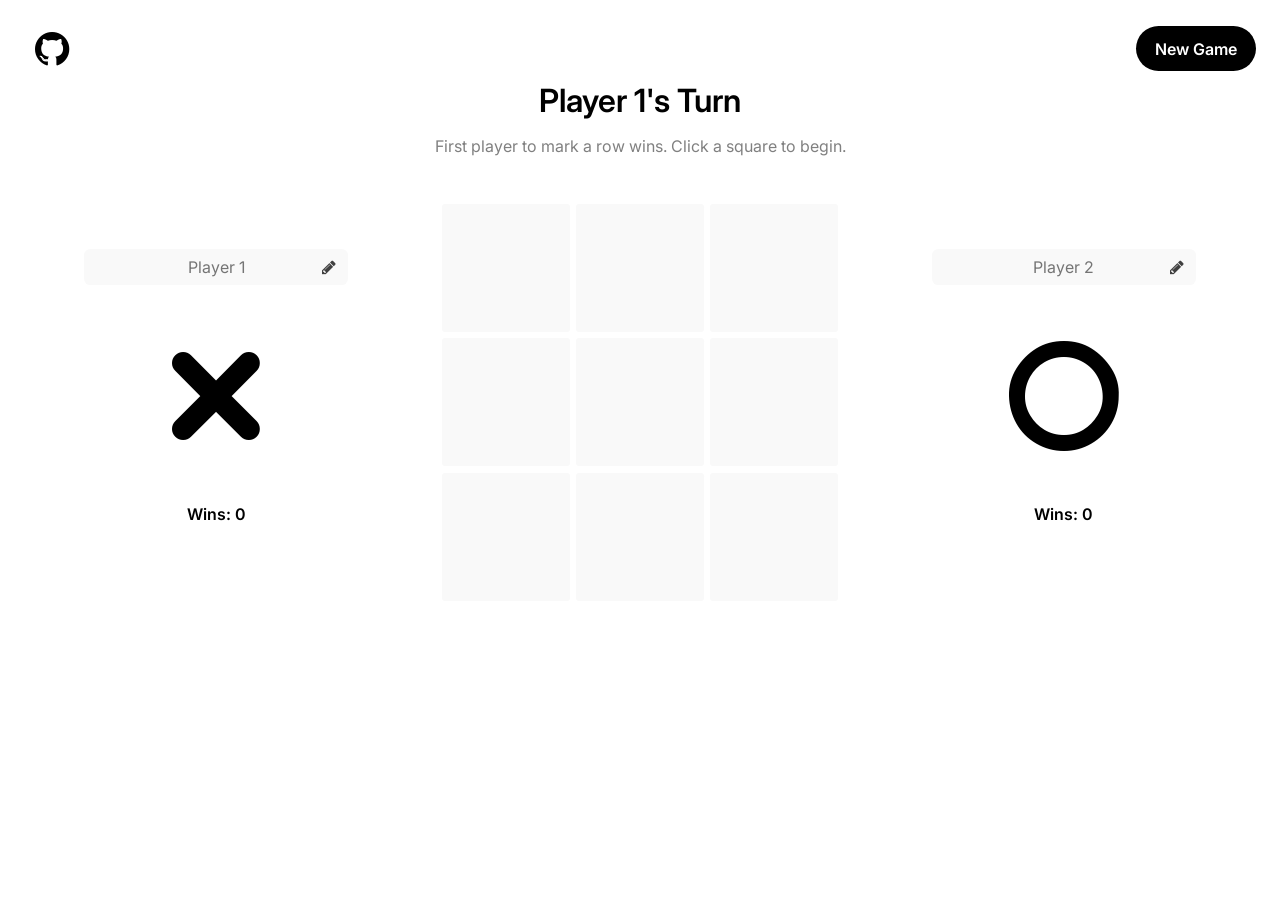
<file: index.html>
<!DOCTYPE html>
<html lang="en">
<head>
    <meta charset="UTF-8">
    <meta name="viewport" content="width=device-width, initial-scale=1.0">
    <link rel="stylesheet" href="css/fontello.css">
    <link rel="stylesheet" href="css/style.css">
    <link rel="preconnect" href="https://fonts.googleapis.com">
    <link rel="preconnect" href="https://fonts.gstatic.com" crossorigin>
    <link href="https://fonts.googleapis.com/css2?family=Inter:wght@100..900&display=swap" rel="stylesheet">
    <script src="script.js" defer></script>
    <title>Tic Tac Toe</title>
</head>
<body>
    <div class="menu">
        <a href="https://github.com/luciavu/tic-tac-toe" target="_blank">
            <i class="icon-github-circled"></i>
        </a>
        <button id="newGamebtn">New Game</button>
    </div>
    
    <header>
        <div id="game-state">Player 1's Turn</div>
        <div class="rules">First player to mark a row wins. Click a square to begin. </div>    
    </header>
    <main>
        <section id="player1" class="player">
            <div class="input-container">
                <i class="icon-pencil"></i>
                <input type="text" placeholder="Player 1" id="player1-name" class="X">
            </div>
            <i class="icon-cancel-2"></i>
            <div class="player1-stats stats">Wins: 0</div> 
        </section>
        <section id="gameboard">
            <div class="grid" id="grid">
            </div>
        </section>
        <section id="player2" class="player">
            <div class="input-container">
                <i class="icon-pencil"></i>
                <input type="text" placeholder="Player 2" id="player2-name" class="O"> 
            </div>
            <i class="icon-circle-empty"></i>
            <div class="player2-stats stats">Wins: 0</div> 
        </section>
    </main>
    <footer></footer>
</body>
</html>
</file>
<file: css/fontello.css>
@font-face {
  font-family: 'fontello';
  src: url('../font/fontello.eot?93785398');
  src: url('../font/fontello.eot?93785398#iefix') format('embedded-opentype'),
       url('../font/fontello.woff2?93785398') format('woff2'),
       url('../font/fontello.woff?93785398') format('woff'),
       url('../font/fontello.ttf?93785398') format('truetype'),
       url('../font/fontello.svg?93785398#fontello') format('svg');
  font-weight: normal;
  font-style: normal;
}
/* Chrome hack: SVG is rendered more smooth in Windozze. 100% magic, uncomment if you need it. */
/* Note, that will break hinting! In other OS-es font will be not as sharp as it could be */
/*
@media screen and (-webkit-min-device-pixel-ratio:0) {
  @font-face {
    font-family: 'fontello';
    src: url('../font/fontello.svg?93785398#fontello') format('svg');
  }
}
*/
[class^="icon-"]:before, [class*=" icon-"]:before {
  font-family: "fontello";
  font-style: normal;
  font-weight: normal;
  speak: never;

  display: inline-block;
  text-decoration: inherit;
  width: 1em;
  margin-right: .2em;
  text-align: center;
  /* opacity: .8; */

  /* For safety - reset parent styles, that can break glyph codes*/
  font-variant: normal;
  text-transform: none;

  /* fix buttons height, for twitter bootstrap */
  line-height: 1em;

  /* Animation center compensation - margins should be symmetric */
  /* remove if not needed */
  margin-left: .2em;

  /* you can be more comfortable with increased icons size */
  /* font-size: 120%; */

  /* Font smoothing. That was taken from TWBS */
  -webkit-font-smoothing: antialiased;
  -moz-osx-font-smoothing: grayscale;

  /* Uncomment for 3D effect */
  /* text-shadow: 1px 1px 1px rgba(127, 127, 127, 0.3); */
}

.icon-pencil:before { content: '\e800'; } /* '' */
.icon-cancel-2:before { content: '\e802'; } /* '' */
.icon-github-circled:before { content: '\f09b'; } /* '' */
.icon-circle-empty:before { content: '\f10c'; } /* '' */
</file>
<file: css/style.css>
* {
    font-family: Inter, Arial, Cambria;
    font-size: 16px;
    box-sizing: border-box;
}

body {
    margin: 0;
}

@media only screen and (min-width: 2000px) {
    * {
        font-size: 24px;
    }
}

@media only screen and (max-width: 1130px) {

    body main {
        grid-template-columns: 1fr 1fr;
        grid-template-rows: auto auto;
    };

    main #player1 {
        grid-row: 2;
        grid-column: 1;
    }

    main #player2 {
        grid-row: 2;
        grid-column: 2;
    }

    main #gameboard {
        grid-row: 1;
        grid-column: 1 / 3;
        justify-self: center;
    }

    body .menu {
        padding-bottom: 2rem;
    }
}

@media only screen and (max-width: 750px) {
    * {
        font-size: 12px;
    }
}

@media only screen and (max-width: 500px) {

    .player .input-container {
        position: relative;
        margin: 0 auto;
        width: 70%;

    }
    .player .input-container input {
        width: 100%;
    }

    .player .input-container i {
        right: 0.3rem;
        top: 0.4rem;
    }
    .player .icon-circle-empty, .player .icon-cancel-2 {
        font-size: 3rem;
        padding: 2rem 2rem;
    }
}

@media only screen and (max-width: 350px) {
    * {
        font-size: 10px;
    }
}

a {
    text-decoration: none;
    color: black;
}

.menu {
    padding: 1.5rem;
    padding-bottom: 0.5rem;
    display: flex;
    align-items: center;
    justify-content: space-between;
}

.menu button {
    background-color: black;
    border-radius: 2rem;
    border: none;
    color: white;
    padding: 0.8rem 1.2rem;
    font-weight: 600;
    left: 0;
    cursor: pointer;
}

.icon-github-circled {
    font-size: 2.5rem;
}

header {
    display: flex;
    width: 100%;
    flex-direction: column;
    justify-content: center;
    align-items: center;
}

#game-state {
    font-size: 2rem;
    font-weight: 600;
}
.rules {
    padding-top: 1rem;
    color:grey
}

main {
    display: grid;
    grid-template-columns: 3;
    grid-template-rows: 1;
    justify-content: center;
    padding-top: 3rem;
    gap: 5rem;
}

#player1 {
    grid-column: 1;
}

#player2{
    grid-column: 3;
}

.grid {
    display: grid;
    grid-template-columns: repeat(3, 8rem);
    grid-template-rows: repeat(3, 8rem);
    gap: 0.4rem;  
}

.cell {
    background-color: #f9f9f9;   
    border-radius: 0.2rem;
    display: flex;
    justify-content: center;
    align-items: center;
    font-size: 1.5rem;
    cursor: pointer;
}

.player {
    display: flex;
    flex-direction: column;
    align-items: center;
    justify-content: center;
}

.player i {
    padding: 2rem 3.5rem;
    font-size: 8rem;
}

.player .edit {
    font-size: 1rem;
}

.player input {
    border: none;
    background-color: #f9f9f9;
    padding: 0.5rem;
    border-radius: 0.4rem;
    text-align: center;
    cursor: pointer;
}

.player .stats {
    font-weight: 600;
    padding-bottom: 2rem;
}

.input-container {
    position: relative;
}

.input-container i {
    font-size: 1rem;
    position: absolute;
    right: 0.5rem;
    top: 0.5rem;
    padding: 0;
    color: rgb(64, 64, 64);
    cursor: pointer;
}

footer {
    height: 2rem;
}

.cell i {
    font-size: 2rem;
}

.winningCombo {
    color: blue;
}

.disabled {
    pointer-events: none; 
    opacity: 0.5;
}


.menu .highlight {
    background-color: rgb(58, 58, 255);
}
</file>
